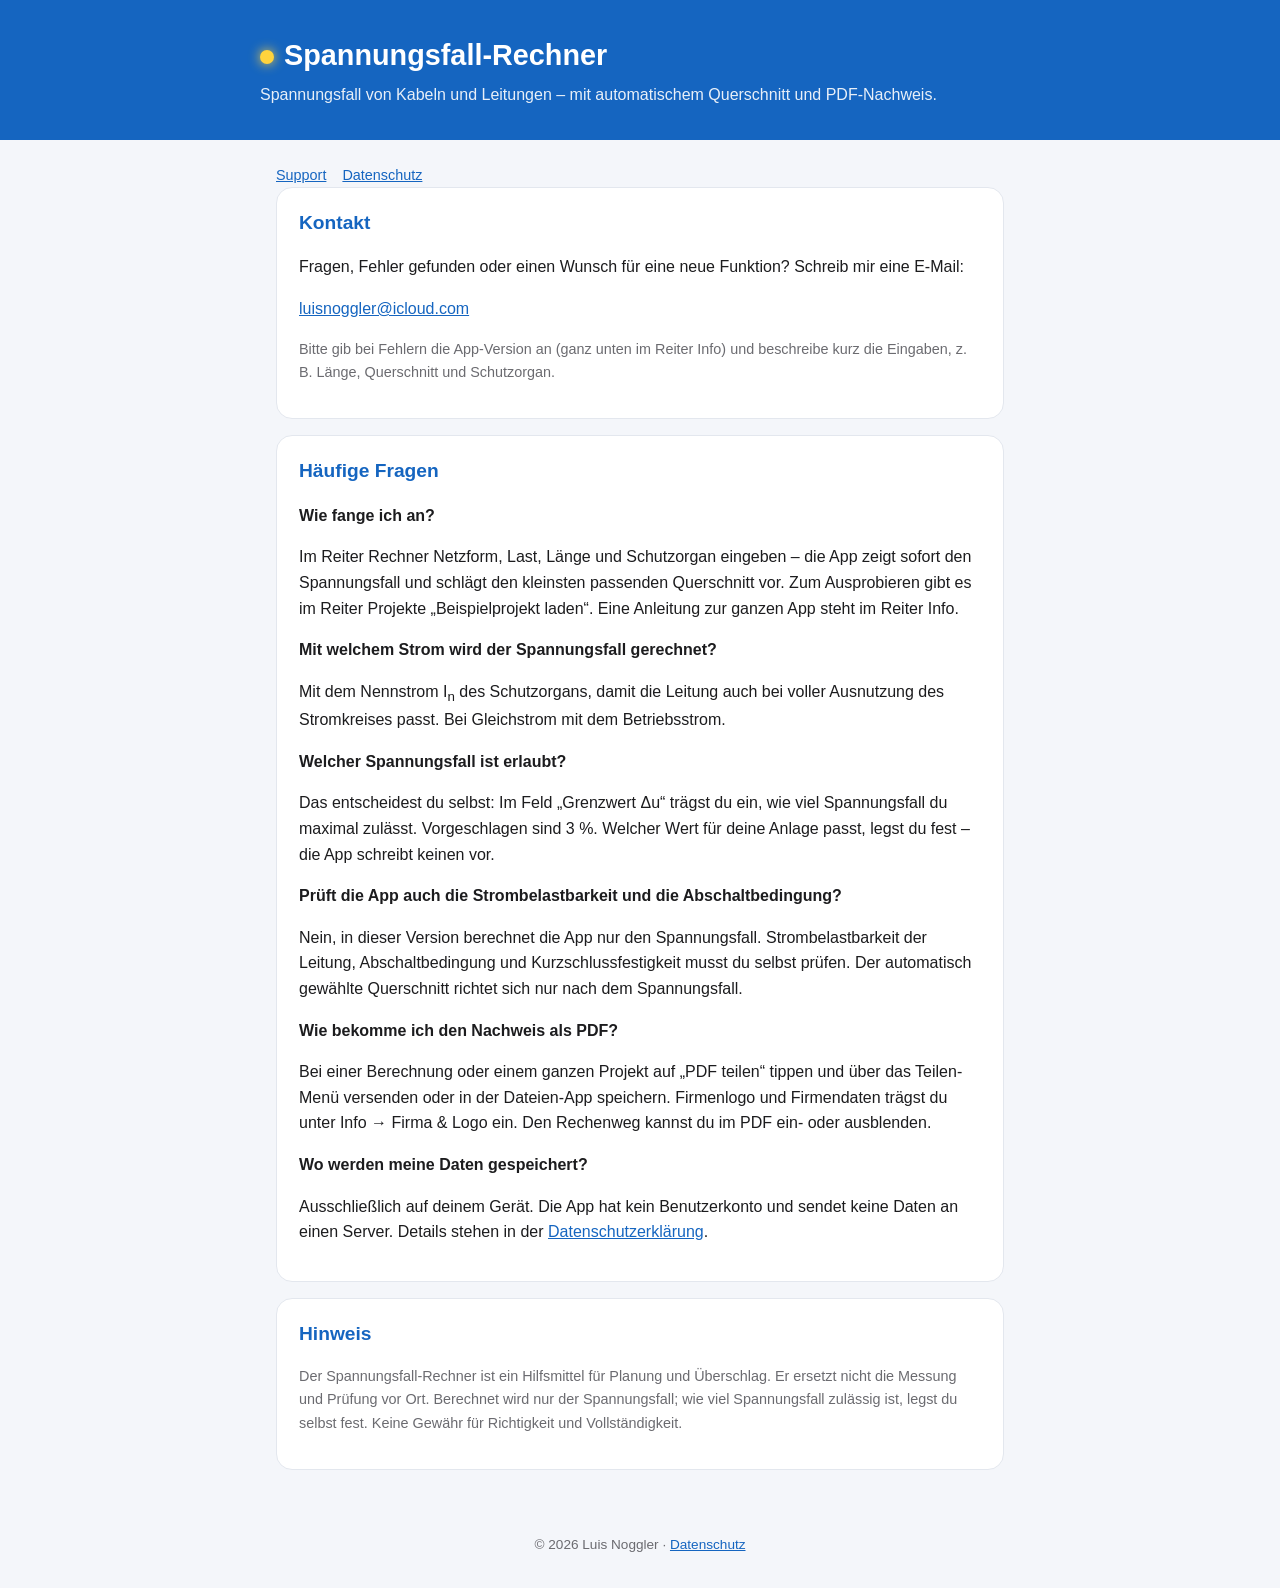
<file: index.html>
<!doctype html>
<html lang="de">
  <head>
    <meta charset="utf-8" />
    <meta name="viewport" content="width=device-width, initial-scale=1" />
    <title>Spannungsfall-Rechner – Support</title>
    <meta
      name="description"
      content="Support und Hilfe zur App Spannungsfall-Rechner für iPhone und iPad." />
    <link rel="stylesheet" href="style.css" />
  </head>
  <body>
    <header>
      <div class="inner">
        <h1><span class="spark"></span>Spannungsfall-Rechner</h1>
        <p>
          Spannungsfall von Kabeln und Leitungen – mit automatischem Querschnitt und PDF-Nachweis.
        </p>
      </div>
    </header>

    <main>
      <nav class="muted">
        <a href="index.html">Support</a><a href="datenschutz.html">Datenschutz</a>
      </nav>

      <section>
        <h2>Kontakt</h2>
        <p>
          Fragen, Fehler gefunden oder einen Wunsch für eine neue Funktion? Schreib mir eine E-Mail:
        </p>
        <p><a href="mailto:luisnoggler@icloud.com">luisnoggler@icloud.com</a></p>
        <p class="muted">
          Bitte gib bei Fehlern die App-Version an (ganz unten im Reiter Info) und beschreibe kurz
          die Eingaben, z. B. Länge, Querschnitt und Schutzorgan.
        </p>
      </section>

      <section>
        <h2>Häufige Fragen</h2>

        <h3>Wie fange ich an?</h3>
        <p>
          Im Reiter Rechner Netzform, Last, Länge und Schutzorgan eingeben – die App zeigt sofort
          den Spannungsfall und schlägt den kleinsten passenden Querschnitt vor. Zum Ausprobieren
          gibt es im Reiter Projekte „Beispielprojekt laden“. Eine Anleitung zur ganzen App steht im
          Reiter Info.
        </p>

        <h3>Mit welchem Strom wird der Spannungsfall gerechnet?</h3>
        <p>
          Mit dem Nennstrom I<sub>n</sub> des Schutzorgans, damit die Leitung auch bei voller
          Ausnutzung des Stromkreises passt. Bei Gleichstrom mit dem Betriebsstrom.
        </p>

        <h3>Welcher Spannungsfall ist erlaubt?</h3>
        <p>
          Das entscheidest du selbst: Im Feld „Grenzwert Δu“ trägst du ein, wie viel Spannungsfall
          du maximal zulässt. Vorgeschlagen sind 3 %. Welcher Wert für deine Anlage passt, legst du
          fest – die App schreibt keinen vor.
        </p>

        <h3>Prüft die App auch die Strombelastbarkeit und die Abschaltbedingung?</h3>
        <p>
          Nein, in dieser Version berechnet die App nur den Spannungsfall. Strombelastbarkeit der
          Leitung, Abschaltbedingung und Kurzschlussfestigkeit musst du selbst prüfen. Der
          automatisch gewählte Querschnitt richtet sich nur nach dem Spannungsfall.
        </p>

        <h3>Wie bekomme ich den Nachweis als PDF?</h3>
        <p>
          Bei einer Berechnung oder einem ganzen Projekt auf „PDF teilen“ tippen und über das
          Teilen-Menü versenden oder in der Dateien-App speichern. Firmenlogo und Firmendaten trägst
          du unter Info → Firma &amp; Logo ein. Den Rechenweg kannst du im PDF ein- oder ausblenden.
        </p>

        <h3>Wo werden meine Daten gespeichert?</h3>
        <p>
          Ausschließlich auf deinem Gerät. Die App hat kein Benutzerkonto und sendet keine Daten an
          einen Server. Details stehen in der <a href="datenschutz.html">Datenschutzerklärung</a>.
        </p>
      </section>

      <section>
        <h2>Hinweis</h2>
        <p class="muted">
          Der Spannungsfall-Rechner ist ein Hilfsmittel für Planung und Überschlag. Er ersetzt nicht
          die Messung und Prüfung vor Ort. Berechnet wird nur der Spannungsfall; wie viel
          Spannungsfall zulässig ist, legst du selbst fest. Keine Gewähr für Richtigkeit und
          Vollständigkeit.
        </p>
      </section>
    </main>

    <footer>© 2026 Luis Noggler · <a href="datenschutz.html">Datenschutz</a></footer>
  </body>
</html>
</file>
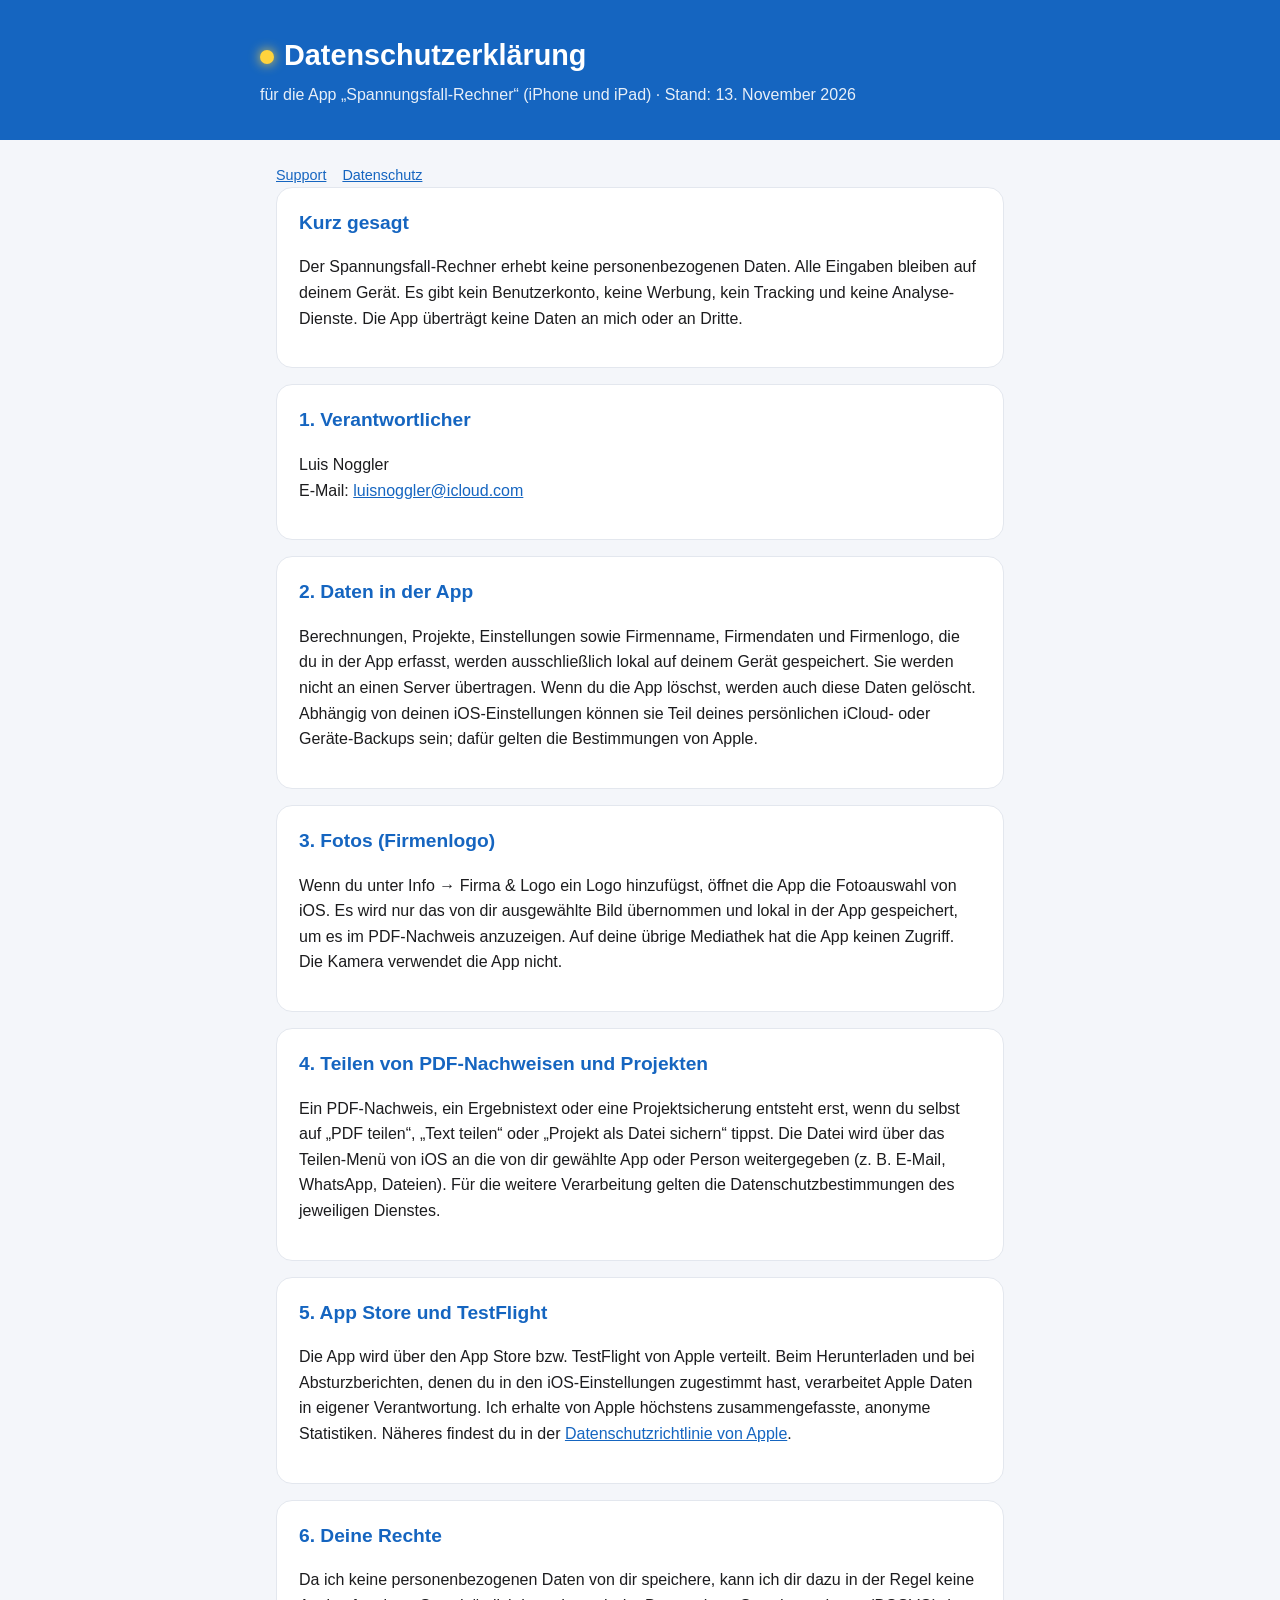
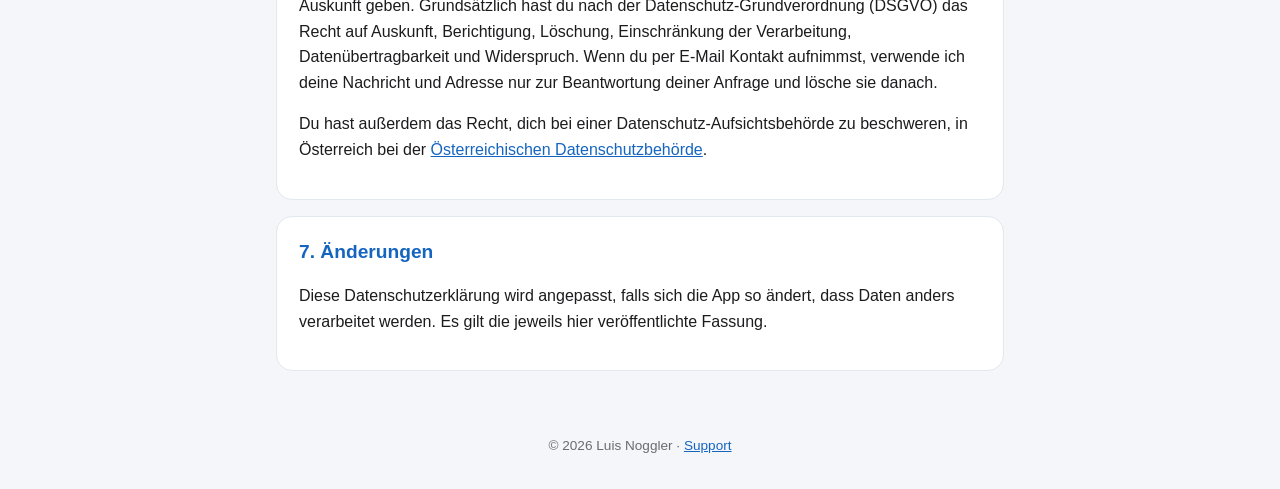
<file: datenschutz.html>
<!doctype html>
<html lang="de">
  <head>
    <meta charset="utf-8" />
    <meta name="viewport" content="width=device-width, initial-scale=1" />
    <title>Spannungsfall-Rechner – Datenschutz</title>
    <meta name="description" content="Datenschutzerklärung der App Spannungsfall-Rechner." />
    <link rel="stylesheet" href="style.css" />
  </head>
  <body>
    <header>
      <div class="inner">
        <h1><span class="spark"></span>Datenschutzerklärung</h1>
        <p>für die App „Spannungsfall-Rechner“ (iPhone und iPad) · Stand: 13. November 2026</p>
      </div>
    </header>

    <main>
      <nav class="muted">
        <a href="index.html">Support</a><a href="datenschutz.html">Datenschutz</a>
      </nav>

      <section>
        <h2>Kurz gesagt</h2>
        <p>
          Der Spannungsfall-Rechner erhebt keine personenbezogenen Daten. Alle Eingaben bleiben auf
          deinem Gerät. Es gibt kein Benutzerkonto, keine Werbung, kein Tracking und keine
          Analyse-Dienste. Die App überträgt keine Daten an mich oder an Dritte.
        </p>
      </section>

      <section>
        <h2>1. Verantwortlicher</h2>
        <p>
          Luis Noggler<br />
          E-Mail: <a href="mailto:luisnoggler@icloud.com">luisnoggler@icloud.com</a>
        </p>
      </section>

      <section>
        <h2>2. Daten in der App</h2>
        <p>
          Berechnungen, Projekte, Einstellungen sowie Firmenname, Firmendaten und Firmenlogo, die du
          in der App erfasst, werden ausschließlich lokal auf deinem Gerät gespeichert. Sie werden
          nicht an einen Server übertragen. Wenn du die App löschst, werden auch diese Daten
          gelöscht. Abhängig von deinen iOS-Einstellungen können sie Teil deines persönlichen
          iCloud- oder Geräte-Backups sein; dafür gelten die Bestimmungen von Apple.
        </p>
      </section>

      <section>
        <h2>3. Fotos (Firmenlogo)</h2>
        <p>
          Wenn du unter Info → Firma &amp; Logo ein Logo hinzufügst, öffnet die App die Fotoauswahl
          von iOS. Es wird nur das von dir ausgewählte Bild übernommen und lokal in der App
          gespeichert, um es im PDF-Nachweis anzuzeigen. Auf deine übrige Mediathek hat die App
          keinen Zugriff. Die Kamera verwendet die App nicht.
        </p>
      </section>

      <section>
        <h2>4. Teilen von PDF-Nachweisen und Projekten</h2>
        <p>
          Ein PDF-Nachweis, ein Ergebnistext oder eine Projektsicherung entsteht erst, wenn du
          selbst auf „PDF teilen“, „Text teilen“ oder „Projekt als Datei sichern“ tippst. Die Datei
          wird über das Teilen-Menü von iOS an die von dir gewählte App oder Person weitergegeben
          (z. B. E-Mail, WhatsApp, Dateien). Für die weitere Verarbeitung gelten die
          Datenschutzbestimmungen des jeweiligen Dienstes.
        </p>
      </section>

      <section>
        <h2>5. App Store und TestFlight</h2>
        <p>
          Die App wird über den App Store bzw. TestFlight von Apple verteilt. Beim Herunterladen und
          bei Absturzberichten, denen du in den iOS-Einstellungen zugestimmt hast, verarbeitet Apple
          Daten in eigener Verantwortung. Ich erhalte von Apple höchstens zusammengefasste, anonyme
          Statistiken. Näheres findest du in der
          <a href="https://www.apple.com/de/legal/privacy/">Datenschutzrichtlinie von Apple</a>.
        </p>
      </section>

      <section>
        <h2>6. Deine Rechte</h2>
        <p>
          Da ich keine personenbezogenen Daten von dir speichere, kann ich dir dazu in der Regel
          keine Auskunft geben. Grundsätzlich hast du nach der Datenschutz-Grundverordnung (DSGVO)
          das Recht auf Auskunft, Berichtigung, Löschung, Einschränkung der Verarbeitung,
          Datenübertragbarkeit und Widerspruch. Wenn du per E-Mail Kontakt aufnimmst, verwende ich
          deine Nachricht und Adresse nur zur Beantwortung deiner Anfrage und lösche sie danach.
        </p>
        <p>
          Du hast außerdem das Recht, dich bei einer Datenschutz-Aufsichtsbehörde zu beschweren, in
          Österreich bei der
          <a href="https://www.dsb.gv.at/">Österreichischen Datenschutzbehörde</a>.
        </p>
      </section>

      <section>
        <h2>7. Änderungen</h2>
        <p>
          Diese Datenschutzerklärung wird angepasst, falls sich die App so ändert, dass Daten anders
          verarbeitet werden. Es gilt die jeweils hier veröffentlichte Fassung.
        </p>
      </section>
    </main>

    <footer>© 2026 Luis Noggler · <a href="index.html">Support</a></footer>
  </body>
</html>
</file>
<file: style.css>
:root {
  --brand: #1565c0;
  --header: #1565c0;
  --spark: #ffd33d;
  --text: #1c1c1e;
  --muted: #6b6b70;
  --bg: #f4f6fa;
  --card: #ffffff;
  --border: #e3e7ee;
}

@media (prefers-color-scheme: dark) {
  :root {
    --brand: #4da3ff;
    --header: #1f6fd1;
    --text: #f2f2f7;
    --muted: #a1a1a8;
    --bg: #0f1520;
    --card: #182131;
    --border: #263247;
  }
}

* {
  box-sizing: border-box;
}

body {
  margin: 0;
  font-family: -apple-system, BlinkMacSystemFont, 'Segoe UI', Roboto, Helvetica, Arial, sans-serif;
  line-height: 1.6;
  color: var(--text);
  background: var(--bg);
}

header {
  background: var(--header);
  color: #fff;
  padding: 32px 16px;
}

header .inner,
main {
  max-width: 760px;
  margin: 0 auto;
}

header h1 {
  margin: 0;
  font-size: 1.8rem;
}
header p {
  margin: 4px 0 0;
  opacity: 0.9;
}

.spark {
  display: inline-block;
  width: 14px;
  height: 14px;
  border-radius: 50%;
  background: var(--spark);
  box-shadow: 0 0 12px var(--spark);
  margin-right: 10px;
  vertical-align: middle;
}

main {
  padding: 24px 16px 48px;
}

section {
  background: var(--card);
  border: 1px solid var(--border);
  border-radius: 16px;
  padding: 20px 22px;
  margin-bottom: 16px;
}

h2 {
  margin-top: 0;
  font-size: 1.2rem;
  color: var(--brand);
}
h3 {
  font-size: 1rem;
  margin-bottom: 4px;
}
a {
  color: var(--brand);
}
.muted {
  color: var(--muted);
  font-size: 0.9rem;
}
nav a {
  margin-right: 16px;
}
footer {
  text-align: center;
  color: var(--muted);
  font-size: 0.85rem;
  padding-bottom: 32px;
}
</file>
